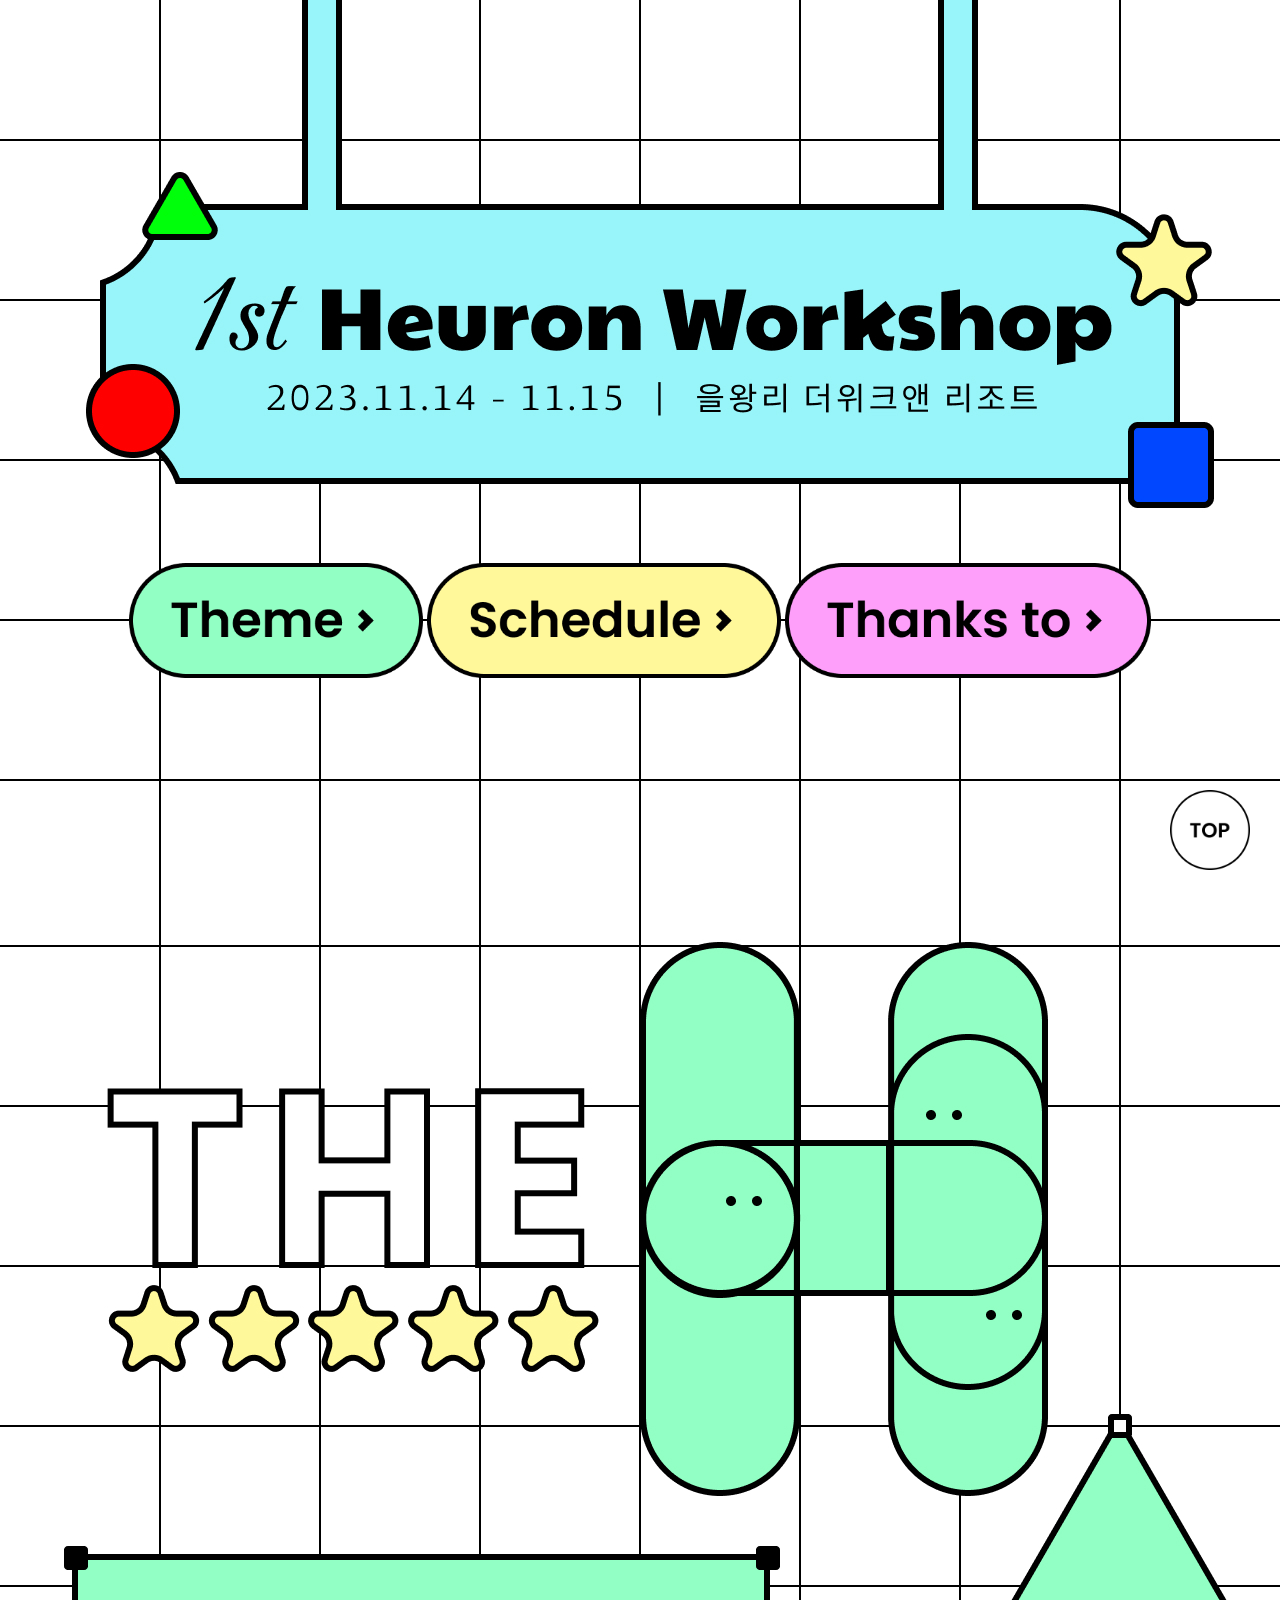
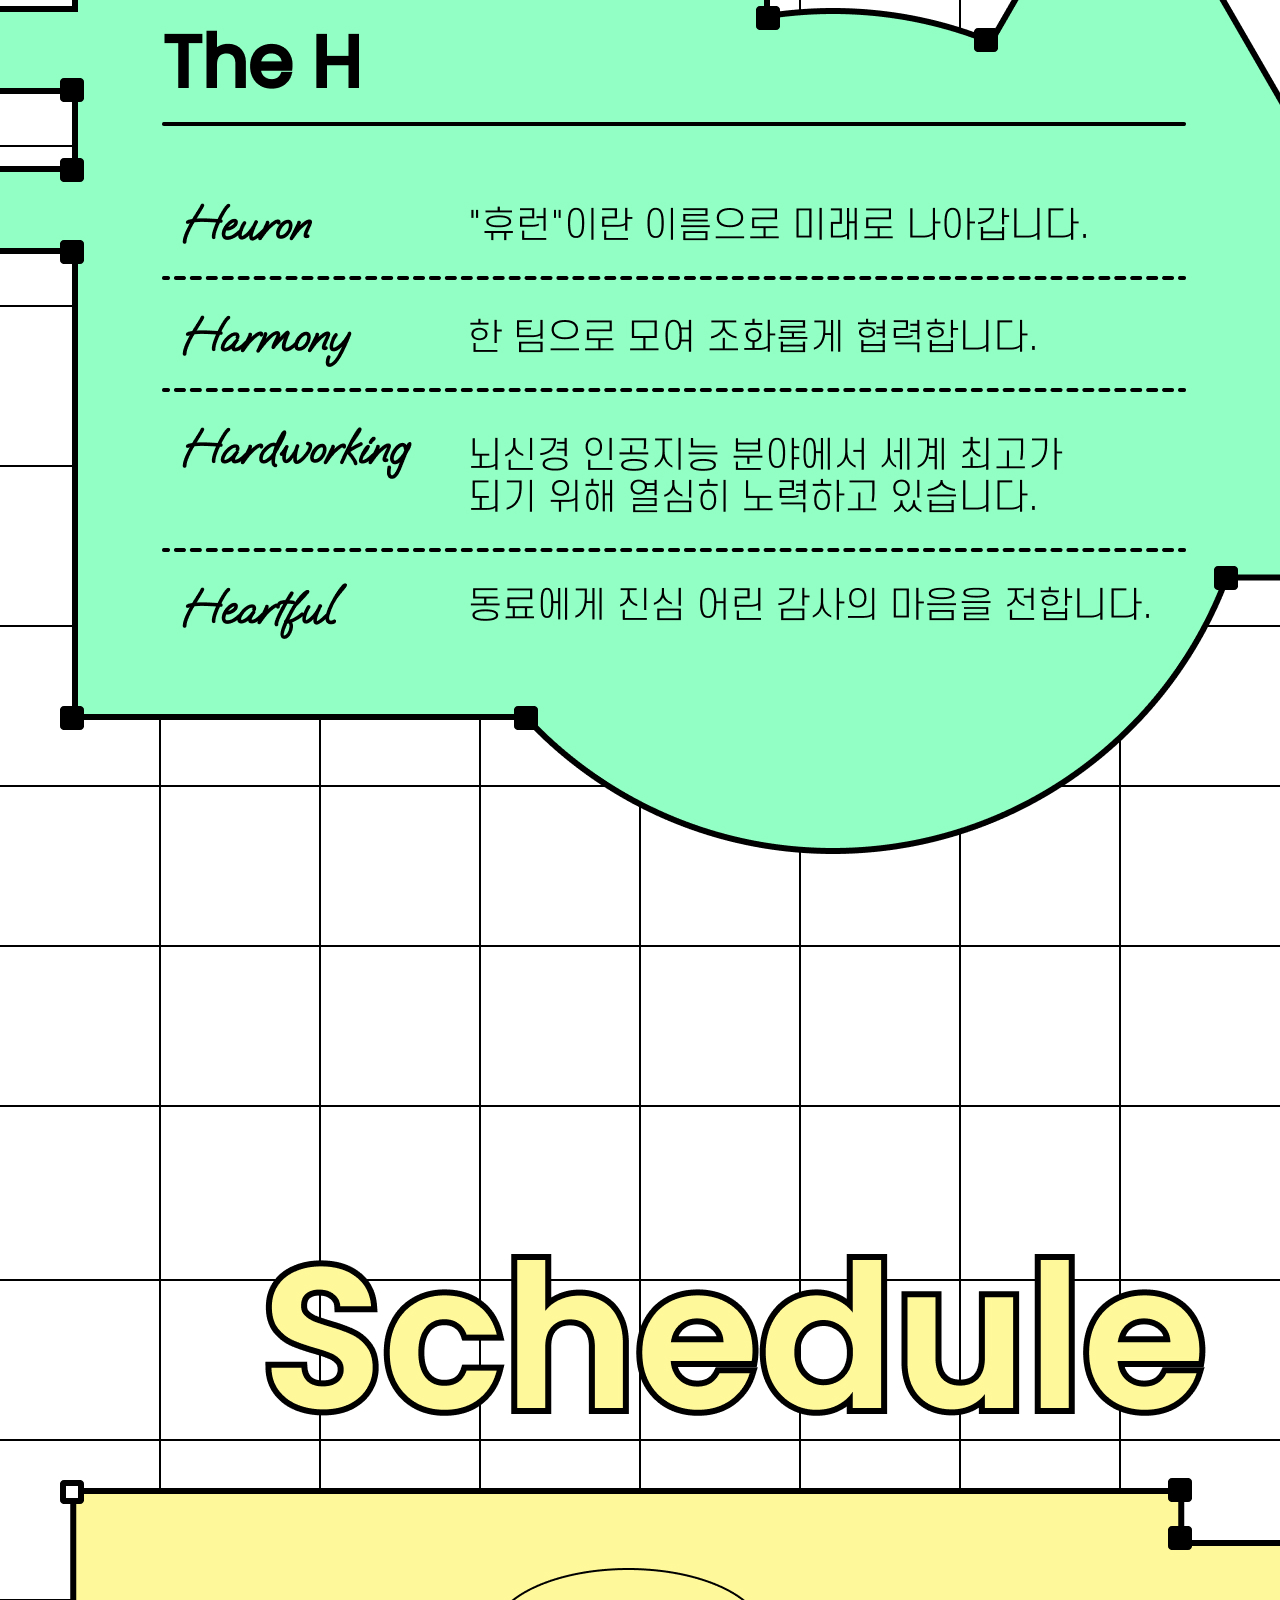
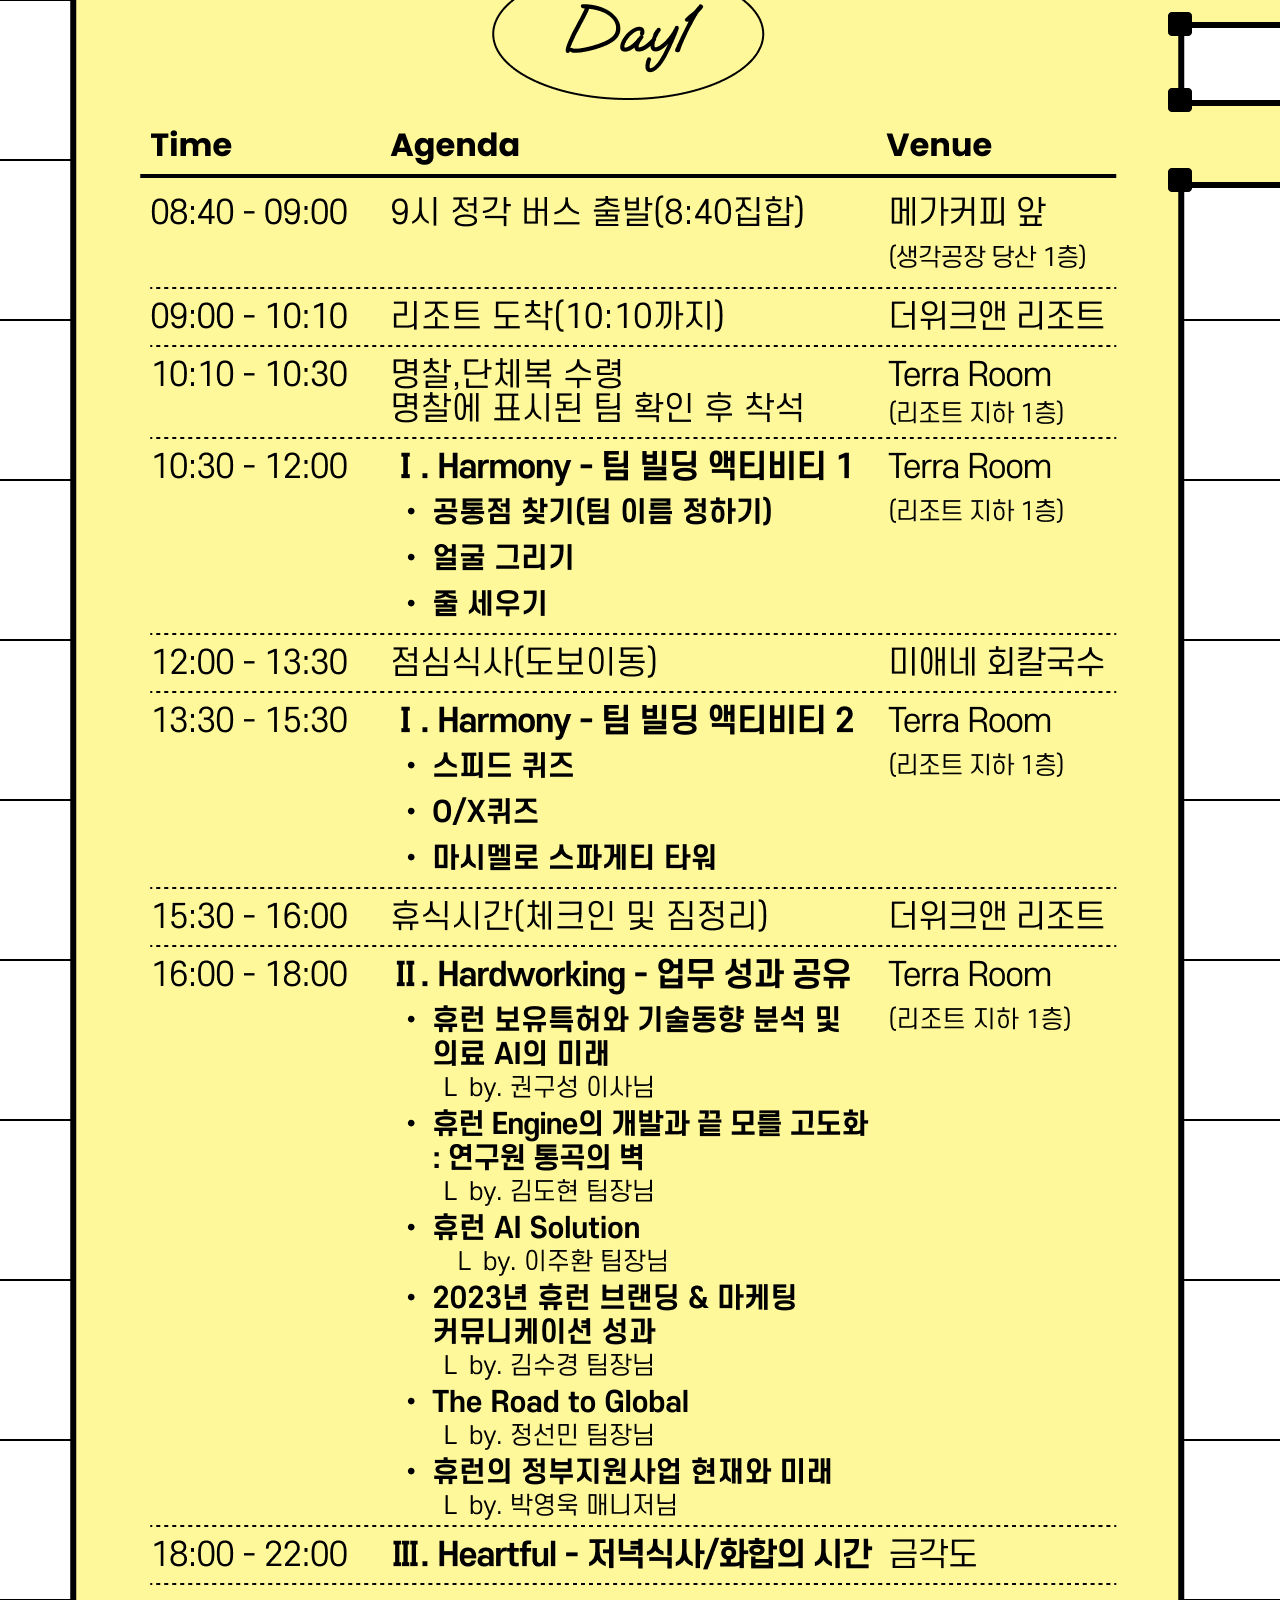
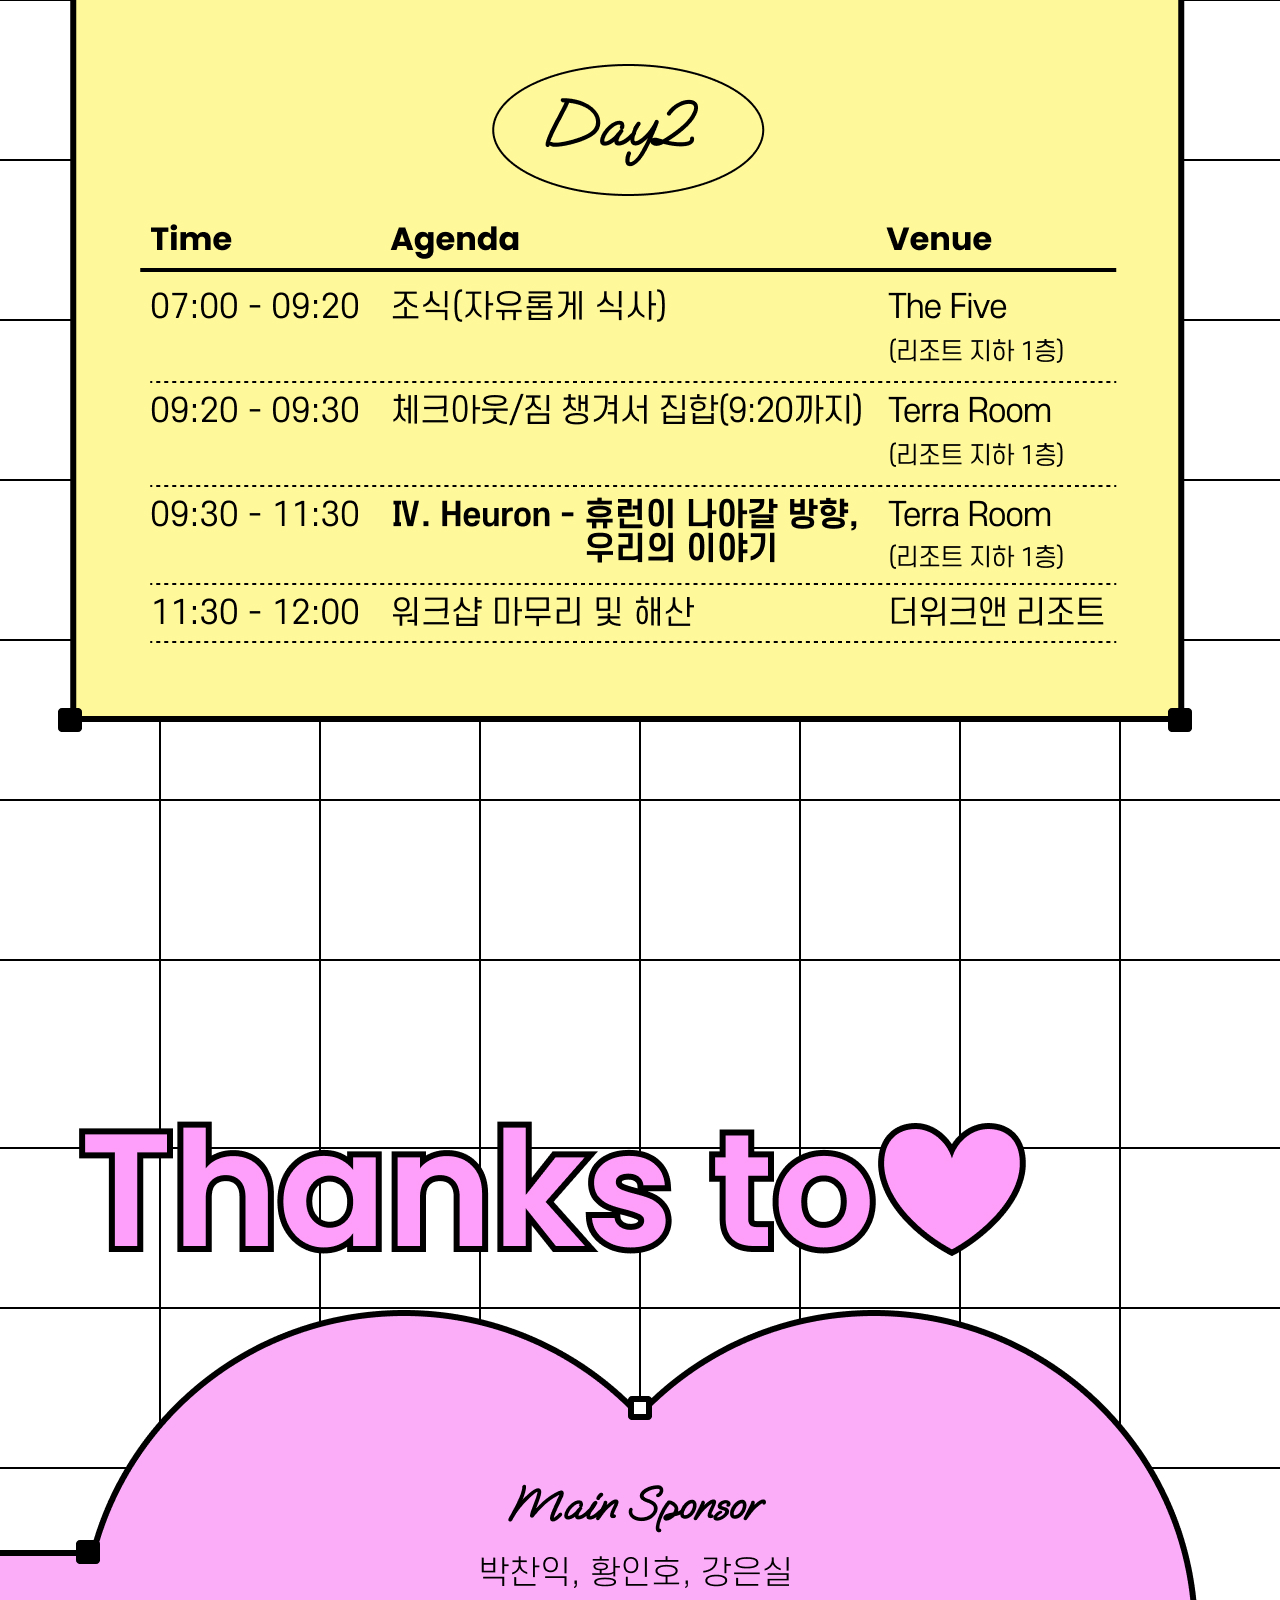
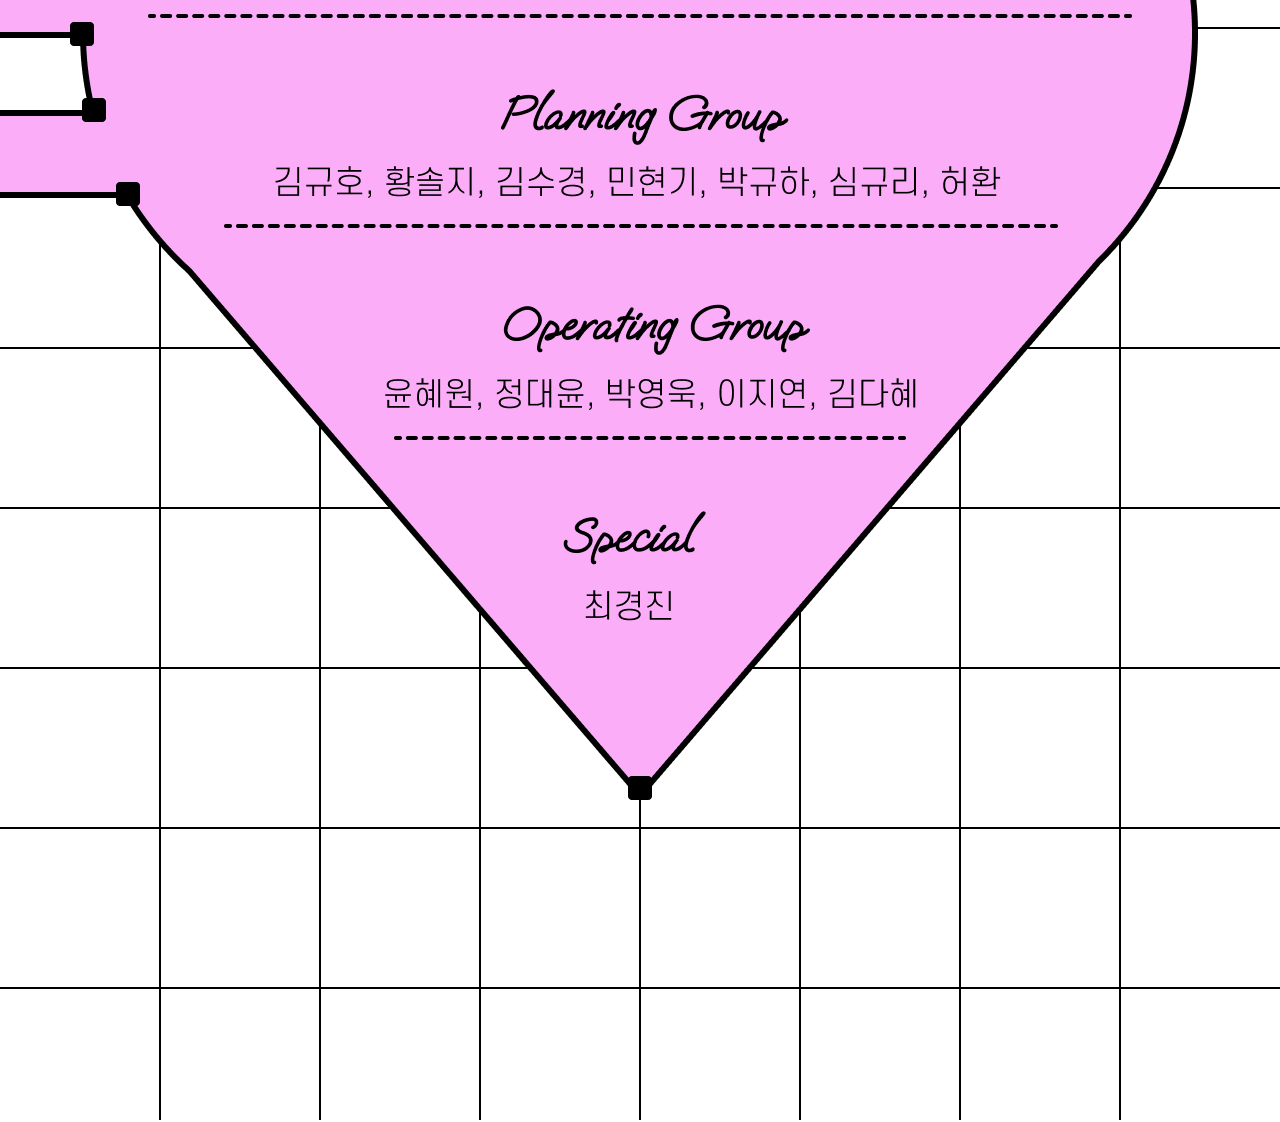
<file: index.html>
<html>
<head>
   <title>1stHeuronWorkshop</title>

   <meta name="viewport" content="width=device-width, initial-scale=1.0, maximum-scale=1.0, user-scalable=no">

</head>
<style>

   html, body {
      padding: 0;
      margin: 0;
   }

   .img {
      width: 100%;
   }

   .button {
      height: 9vw;
   }

   .button_group {
      position: absolute;
      top: 44vw;
      width: 100%;
      text-align: center;
   }

   .top {
      position:fixed;
      bottom: 30px;
      right: 30px;
      width: 80px;
      height: 80px;
   }

</style>
<body>

<img class="img" src="./img/01.jpg">

<div class="button_group">
   <img class="button" src="./img/bt01.png" onclick="move('theme')">
   <img class="button" src="./img/bt02.png" onclick="move('schedule')">
   <img class="button" src="./img/bt03.png" onclick="move('thanks')">
</div>

<img id="theme" class="img" src="./img/02.jpg">
<img id="schedule" class="img" src="./img/03.jpg">
<img id="thanks" class="img" src="./img/04.jpg">

<img class="top" src="./img/top01.png" onclick="window.scrollTo({ top:0, behavior: 'smooth' })">
</body>
<script>
   function move(id) {
      document.getElementById(id).scrollIntoView({ behavior: "smooth" });
   }
</script>
</html>
</file>
